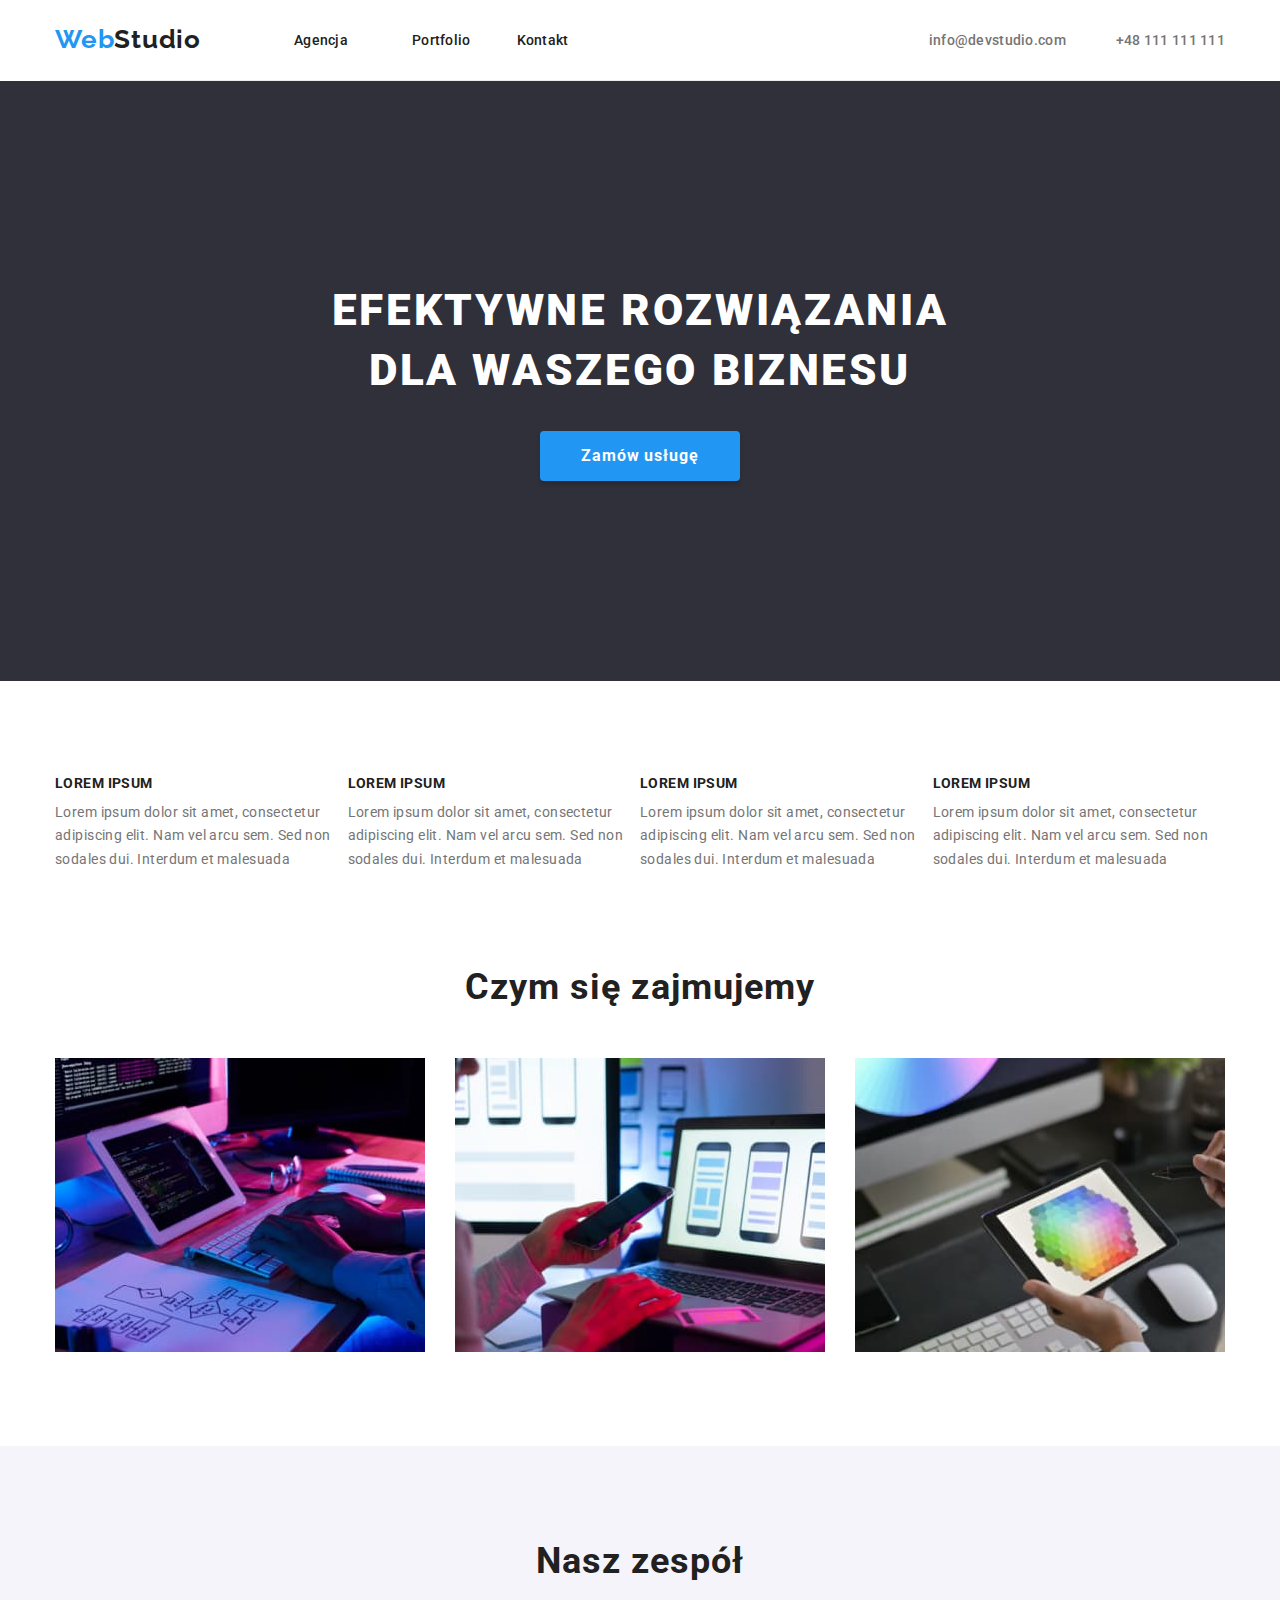
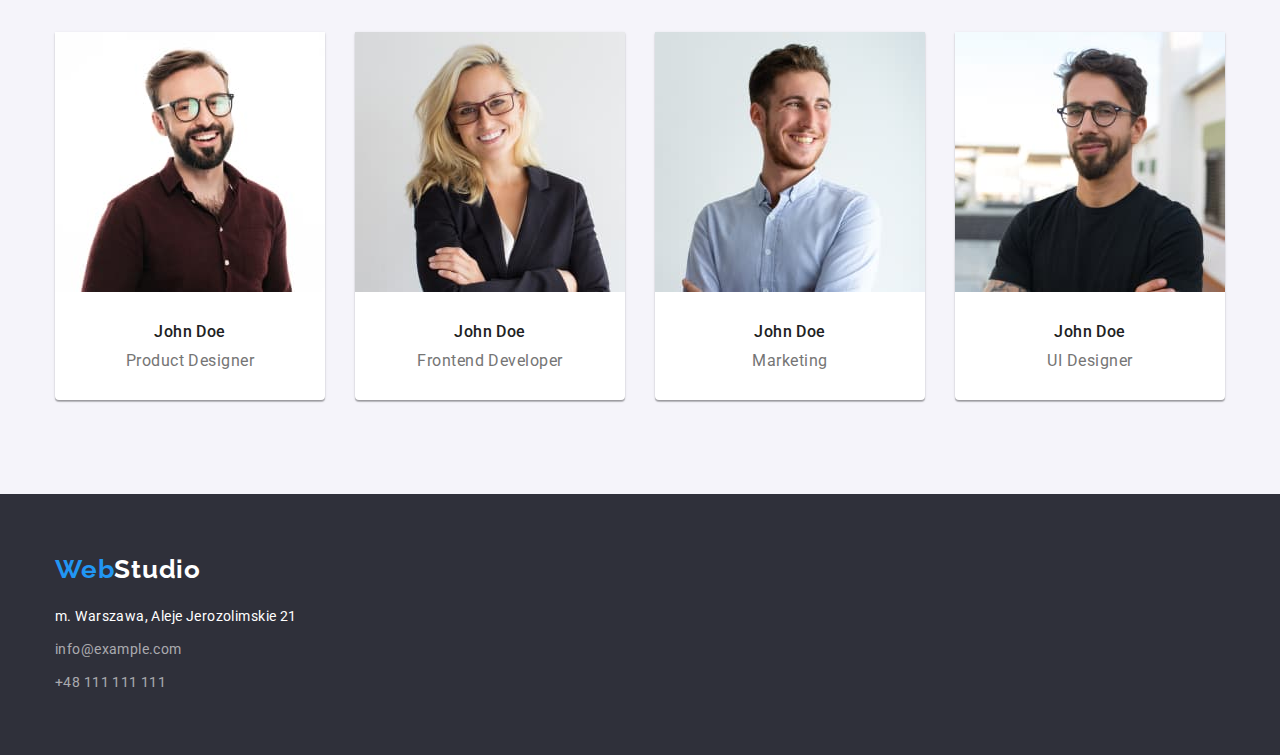
<file: index.html>
<!DOCTYPE html>
<html lang="pl">

<head>
    <meta charset="UTF-8">
    <meta http-equiv="X-UA-Compatible" content="IE=edge">
    <meta name="viewport" content="width=device-width, initial-scale=1.0">
    <title>WebStudio</title>
    <link rel="stylesheet" href="https://cdnjs.cloudflare.com/ajax/libs/modern-normalize/1.0.0/modern-normalize.min.css" />
    <link rel="stylesheet" href="./css/styles.css" />
    <link rel="preconnect" href="https://fonts.gstatic.com" />
    <link href="https://fonts.googleapis.com/css2?family=Raleway:wght@700&family=Roboto:wght@400;500;700;900&display=swap"
    rel="stylesheet" />
</head>

<body>
    <!-- <HEADER> (MENU NAVIGATION) -->
    <header class="header">
      <div class="container">
        <nav class="menu-navigation">
          <a class="logo-link" href="./index.html"
            ><span class="logo-blue">Web</span>Studio
          </a>
          <ul class="menu-navigation-list">
            <li class="menu-navigation-list-item">
              <a class="menu-navigation-list-link" href="#">Agencja</a>
            </li>
            <li class="menu-navigation-list-item">
              <a class="menu-navigation-list-link" href="./portfolio.html"
                >Portfolio
              </a>
            </li>
            <li class="menu-navigation-list-item">
              <a class="menu-navigation-list-link" href="#">Kontakt</a>
            </li>
          </ul>
        </nav>
        <ul class="menu-contacts-list">
          <li class="menu-contacts-list-item">
            <a class="menu-contacts-list-link" href="mailto:info@devstudio.com"
              >info@devstudio.com
            </a>
          </li>
          <li class="menu-contacts-list-item">
            <a class="menu-contacts-list-link" href="tel:+48111111111"
              >+48 111 111 111
            </a>
          </li>
        </ul>
      </div>
    </header>

    <main>
      <!-- <MAIN> (HEADER)  -->
      <section class="background-header">
        <div class="container">
          <h1 class="main-header">EFEKTYWNE ROZWIĄZANIA DLA WASZEGO BIZNESU</h1>
          <button class="order-btn" type="button">Zamów usługę</button>
        </div>
      </section>

      <!-- WHY US -->
      <section class="why-us section">
        <div class="container">
          <ul class="article-list">
            <li class="article-list-item">
              <h3 class="article-header">LOREM IPSUM</h3>
              <p class="article-list-text">
                Lorem ipsum dolor sit amet, consectetur adipiscing elit. Nam vel
                arcu sem. Sed non sodales dui. Interdum et malesuada
              </p>
            </li>
            <li class="article-list-item">
              <h3 class="article-header">LOREM IPSUM</h3>
              <p class="article-list-text">
                Lorem ipsum dolor sit amet, consectetur adipiscing elit. Nam vel
                arcu sem. Sed non sodales dui. Interdum et malesuada
              </p>
            </li>
            <li class="article-list-item">
              <h3 class="article-header">LOREM IPSUM</h3>
              <p class="article-list-text">
                Lorem ipsum dolor sit amet, consectetur adipiscing elit. Nam vel
                arcu sem. Sed non sodales dui. Interdum et malesuada
              </p>
            </li>
            <li class="article-list-item">
              <h3 class="article-header">LOREM IPSUM</h3>
              <p class="article-list-text">
                Lorem ipsum dolor sit amet, consectetur adipiscing elit. Nam vel
                arcu sem. Sed non sodales dui. Interdum et malesuada
              </p>
            </li>
          </ul>
        </div>
      </section>

      <!-- OFFER -->
      <section class="offer section">
        <div class="container">
          <h2 class="section-header">Czym się zajmujemy</h2>
          <ul class="offer-list">
            <li class="offer-list-item">
              <img
                class="offer-list-photo"
                src="images/czym_sie_zajmujemy/czym_sie_zajmujemy(1).jpg"
                alt="podpowiadamy rozwiązania"
                width="370"
                height="294"
              />
            </li>
            <li class="offer-list-item">
              <img
                class="offer-list-photo"
                src="images/czym_sie_zajmujemy/czym_sie_zajmujemy(2).jpg"
                alt="dbamy o responsywność"
                width="370"
                height="294"
              />
            </li>
            <li class="offer-list-item">
              <img
                class="offer-list-photo"
                src="images/czym_sie_zajmujemy/czym_sie_zajmujemy(3).jpg"
                alt="dobieramy szatę graficzną"
                width="370"
                height="294"
              />
            </li>
          </ul>
        </div>
      </section>

      <!-- TEAM -->
      <section class="team section">
        <div class="container">
          <h2 class="section-header">Nasz zespół</h2>
          <ul class="team-list">
            <li class="team-list-item">
              <img
                class="team-list-photo"
                src="images/nasz_zespol/zespol(1).jpg"
                alt="John Doe - Product Designer"
                width="270"
                height="260"
              />
              <h4 class="team-list-name">John Doe</h4>
              <p class="team-list-position">Product Designer</p>
            </li>
            <li class="team-list-item">
              <img
                class="team-list-photo"
                src="images/nasz_zespol/zespol(2).jpg"
                alt="John Doe - Frontend Developer"
                width="270"
                height="260"
              />
              <h4 class="team-list-name">John Doe</h4>
              <p class="team-list-position">Frontend Developer</p>
            </li>
            <li class="team-list-item">
              <img
                class="team-list-photo"
                src="images/nasz_zespol/zespol(3).jpg"
                alt="John Doe - Marketing"
                width="270"
                height="260"
              />
              <h4 class="team-list-name">John Doe</h4>
              <p class="team-list-position">Marketing</p>
            </li>
            <li class="team-list-item">
              <img
                class="team-list-photo"
                src="images/nasz_zespol/zespol(4).jpg"
                alt="John Doe - UI Designer"
                width="270"
                height="260"
              />
              <h4 class="team-list-name">John Doe</h4>
              <p class="team-list-position">UI Designer</p>
            </li>
          </ul>
        </div>
      </section>
    </main>

    <!-- CONTACT -->
    <footer class="contact">
      <div class="contact-container container">
        <a class="logo-link-white" href="./index.html">
          <span class="logo-blue">Web</span>Studio
        </a>
        <address class="address">
          <ul class="address-list">
            <li class="address-list-item">
              <a
                class="address-list-link white"
                target="_blank"
                href="https://goo.gl/maps/rPz5dUSjKDYNv8CF8"
              >
                m. Warszawa, Aleje Jerozolimskie 21
              </a>
            </li>
            <li class="address-list-item">
              <a class="address-list-link" href="mailto:info@example.com">
                info@example.com
              </a>
            </li>
            <li class="address-list-item">
              <a class="address-list-link" href="tel:+48111111111">
                +48 111 111 111
              </a>
            </li>
          </ul>
        </address>
      </div>
    </footer>
</body>

</html>
</file>
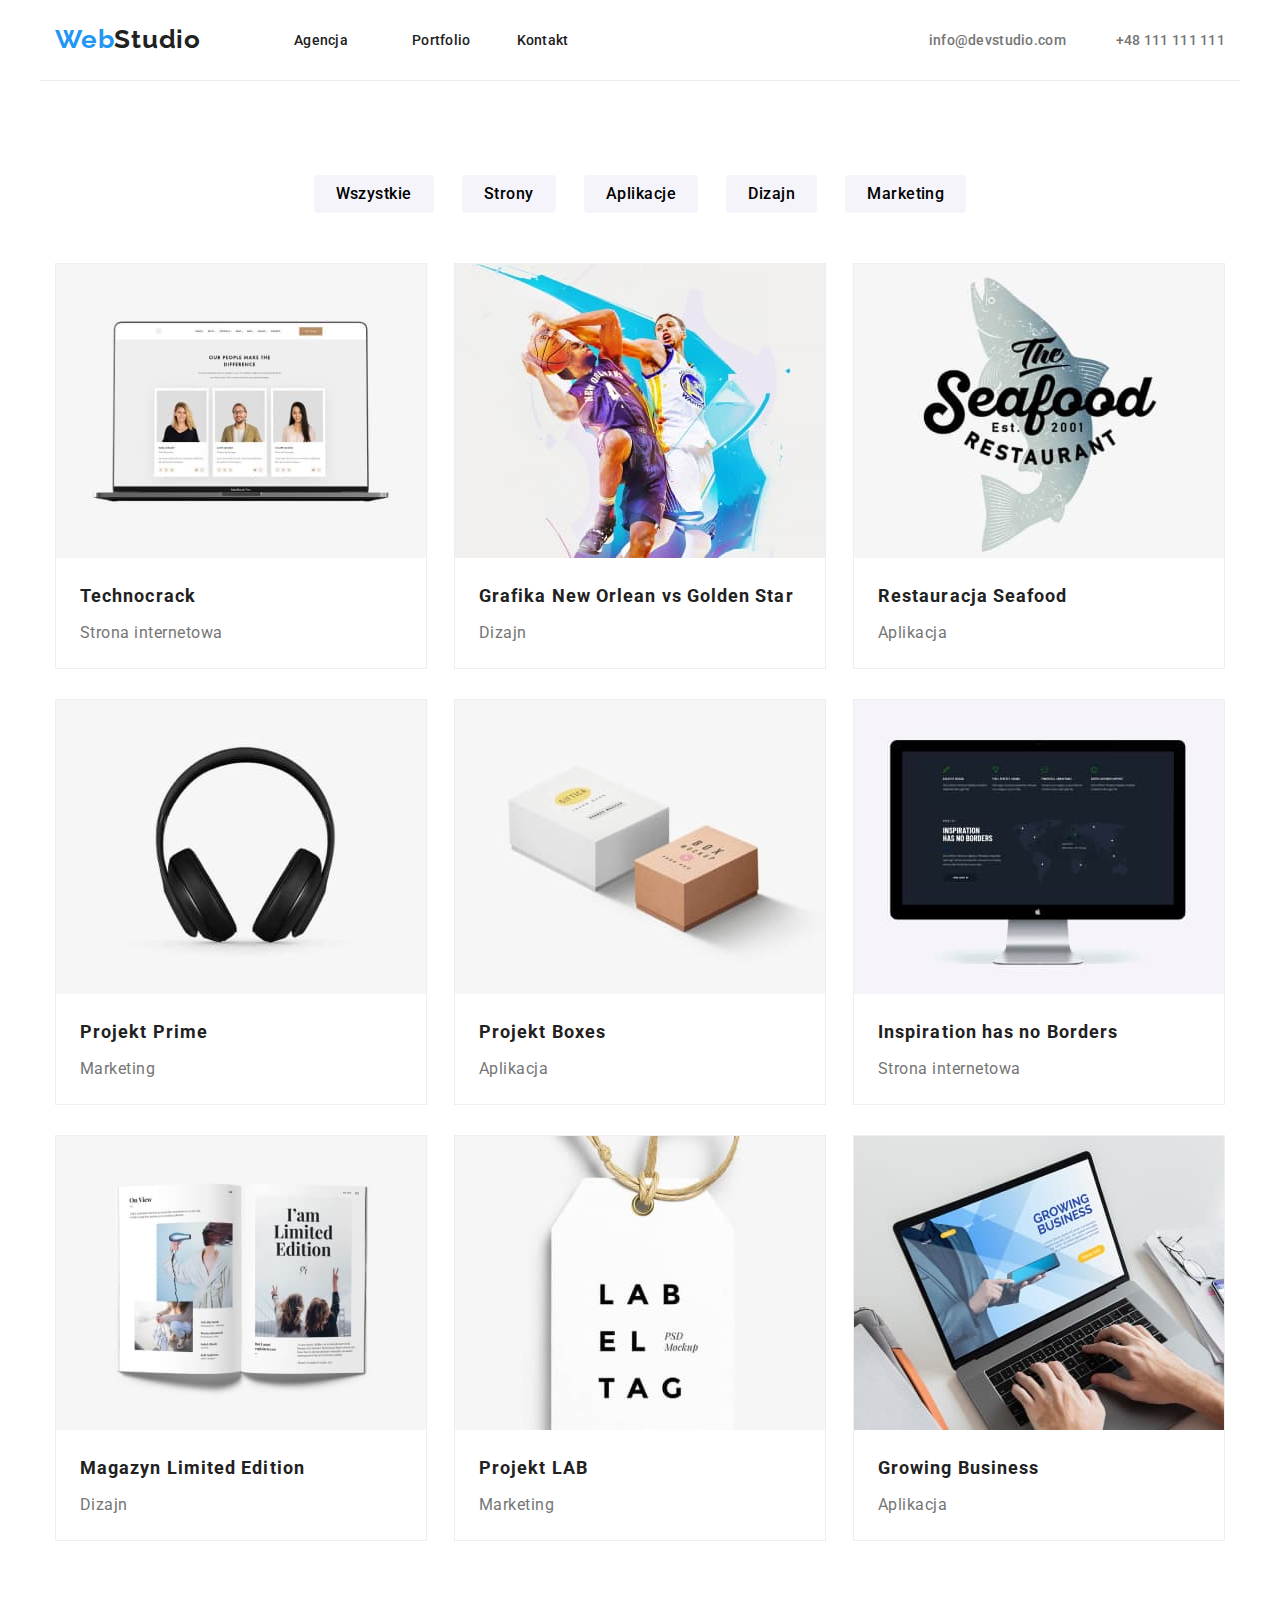
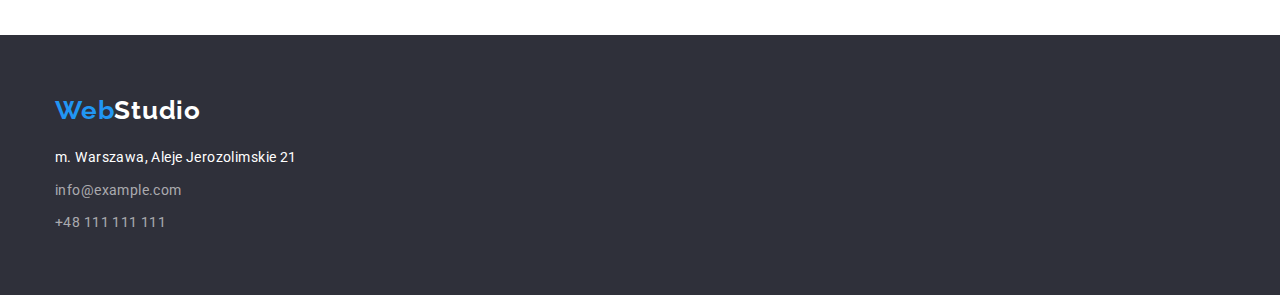
<file: portfolio.html>
<!DOCTYPE html>
<html lang="pl">

<head>
    <meta charset="UTF-8">
    <meta http-equiv="X-UA-Compatible" content="IE=edge">
    <meta name="viewport" content="width=device-width, initial-scale=1.0">
    <title>WebStudio</title>
    <link
      rel="stylesheet"
      href="https://cdnjs.cloudflare.com/ajax/libs/modern-normalize/1.0.0/modern-normalize.min.css"
    />
    <link rel="stylesheet" href="./css/styles.css" />
    <link rel="preconnect" href="https://fonts.gstatic.com" />
    <link
      href="https://fonts.googleapis.com/css2?family=Raleway:wght@700&family=Roboto:wght@400;500;700;900&display=swap"
      rel="stylesheet"
    />
</head>

<body>
    <!-- <HEADER> (MENU NAVIGATION) -->
    <header class="header">
        <div class="container">
            <nav class="menu-navigation">
                <a class="logo-link" href="./index.html"
                  ><span class="logo-blue">Web</span>Studio
                </a>
                <ul class="menu-navigation-list">
                  <li class="menu-navigation-list-item">
                    <a class="menu-navigation-list-link" href="#">Agencja</a>
                  </li>
                  <li class="menu-navigation-list-item">
                    <a class="menu-navigation-list-link" href="./portfolio.html"
                      >Portfolio
                    </a>
                  </li>
                  <li class="menu-navigation-list-item">
                    <a class="menu-navigation-list-link" href="#">Kontakt</a>
                  </li>
                </ul>
              </nav>
              <ul class="menu-contacts-list">
                <li class="menu-contacts-list-item">
                  <a class="menu-contacts-list-link" href="mailto:info@devstudio.com"
                    >info@devstudio.com
                  </a>
                </li>
                <li class="menu-contacts-list-item">
                  <a class="menu-contacts-list-link" href="tel:+48111111111"
                    >+48 111 111 111
                  </a>
                </li>
              </ul>
        </div>
    </header>

    <main>
        <!-- FILTERS -->
        <section class="portfolio section">
          <div class="portfolio container">
            <ul class="filters-list">

              <li class="filters-list-item">
                <button class="filter-btn" type="button">Wszystkie</button>
              </li>

              <li class="filters-list-item">
                <button class="filter-btn" type="button">Strony</button>
              </li>

              <li class="filters-list-item">
                <button class="filter-btn" type="button">Aplikacje</button>
              </li>

              <li class="filters-list-item">
                <button class="filter-btn" type="button">Dizajn</button>
              </li>

              <li class="filters-list-item">
                <button class="filter-btn" type="button">Marketing</button>
              </li>

            </ul>

          <!-- EXAMPLES -->

          <ul class="examples-list">
            <li class="examples-list-item">
              <img
                class="examples-list-photo"
                src="images/portfolio/portf_1.jpg"
                alt="strona internetowa z trzema postaciami"
                width="370"
                height="294"
              />
              <p class="examples-list-title">Technocrack</p>
              <p class="examples-list-category">Strona internetowa</p>
            </li>
            <li class="examples-list-item">
              <img
                class="examples-list-photo"
                src="images/portfolio/portf_2.jpg"
                alt="dwóch koszykarzy w powietrzu z piłką"
                width="370"
                height="294"
              />
              <p class="examples-list-title">
                Grafika New Orlean vs Golden Star
              </p>
              <p class="examples-list-category">Dizajn</p>
            </li>
            <li class="examples-list-item">
              <img
                class="examples-list-photo"
                src="images/portfolio/portf_3.jpg"
                alt="szara ryba z logo restauracji"
                width="370"
                height="294"
              />
              <p class="examples-list-title">Restauracja Seafood</p>
              <p class="examples-list-category">Aplikacja</p>
            </li>
            <li class="examples-list-item">
              <img
                class="examples-list-photo"
                src="images/portfolio/portf_4.jpg"
                alt="czarne słuchawki"
                width="370"
                height="294"
              />
              <p class="examples-list-title">Projekt Prime</p>
              <p class="examples-list-category">Marketing</p>
            </li>
            <li class="examples-list-item">
              <img
                class="examples-list-photo"
                src="images/portfolio/portf_5.jpg"
                alt="dwa prostokątne pudełka"
                width="370"
                height="294"
              />
              <p class="examples-list-title">Projekt Boxes</p>
              <p class="examples-list-category">Aplikacja</p>
            </li>
            <li class="examples-list-item">
              <img
                class="examples-list-photo"
                src="images/portfolio/portf_6.jpg"
                alt="monitor z szarą mapą świata na czarnym tle"
                width="370"
                height="294"
              />
              <p class="examples-list-title">Inspiration has no Borders</p>
              <p class="examples-list-category">Strona internetowa</p>
            </li>
            <li class="examples-list-item">
              <img
                class="examples-list-photo"
                src="images/portfolio/portf_7.jpg"
                alt="książka z artykułami"
                width="370"
                height="294"
              />
              <p class="examples-list-title">Magazyn Limited Edition</p>
              <p class="examples-list-category">Dizajn</p>
            </li>
            <li class="examples-list-item">
              <img
                class="examples-list-photo"
                src="images/portfolio/portf_8.jpg"
                alt="biała etykieta ze sznurkiem"
                width="370"
                height="294"
              />
              <p class="examples-list-title">Projekt LAB</p>
              <p class="examples-list-category">Marketing</p>
            </li>
            <li class="examples-list-item">
              <img
                class="examples-list-photo"
                src="images/portfolio/portf_9.jpg"
                alt="laptop pokazujązy fragment mężczyzny w garniturze"
                width="370"
                height="294"
              />
              <p class="examples-list-title">Growing Business</p>
              <p class="examples-list-category">Aplikacja</p>
            </li>
          </ul>
        </div>
      </section>
    </main>

        <!-- CONTACT -->

    </main>
    <footer class="contact">
        <div class="contact-container container">
          <a class="logo-link-white" href="./index.html">
            <span class="logo-blue">Web</span>Studio
          </a>
          <address class="address">
            <ul class="address-list">
              <li class="address-list-item">
                <a
                  class="address-list-link white"
                  target="_blank"
                  href="https://goo.gl/maps/rPz5dUSjKDYNv8CF8"
                >
                  m. Warszawa, Aleje Jerozolimskie 21
                </a>
              </li>
              <li class="address-list-item">
                <a class="address-list-link" href="mailto:info@example.com">
                  info@example.com
                </a>
              </li>
              <li class="address-list-item">
                <a class="address-list-link" href="tel:+48111111111">
                  +48 111 111 111
                </a>
              </li>
                </ul>
            </address>
        </div>
    </footer>
</body>

</html>
</file>
<file: css/styles.css>
:root {
  --main-font: 'Roboto', 'Verdana', 'Tahoma', sans-serif;
  --secondary-font: 'Raleway', 'Verdana', 'Tahoma', sans-serif;
  --main-color: #212121;
  --white-color: #ffffff;
  --blue-color: #2196f3;
  --gray-color: #757575;
  --background-color-dark: #2f303a;
  --background-color-gray: #f5f4fa;
  --opacity-color: rgba(255, 255, 255, 0.6);
}

body {
  font-family: var(--main-font);
  color: var(--main-color);
}

h1,
 h2, 
 h3, 
 h4 {
  margin: 0;
}

ul {
  padding: 0;
  margin: 0;
  list-style: none;
}

p {
  padding: 0;
  margin-block-start: 0;
  margin-block-end: 0;
}

img {
  display: block;
}

.section {
  padding-top: 94px;
  padding-bottom: 94px;
}

.address-list-link,
.menu-navigation-list-link,
.logo-link,
.logo-link-white,
.menu-contacts-list-link {
  text-decoration: none;
}

/* ======= COMPONENTS ======= */


.section-header {
  font-weight: 700;
  font-size: 36px;
  line-height: 1.167;
  text-align: center;
  letter-spacing: 0.03em;
}

.container {
  width: 1200px;
  padding: 0 15px;
  margin-left: auto;
  margin-right: auto;
  align-items: center;
}

/* ======= END COMPONENTS ======= */



/* ======= <HEADER> (MENU NAVIGATION) ======= */

.header .container {
  display: flex;
  justify-content: space-between;
  /* margin-right: 12px; */
  /* height: 80px; */
  border-bottom: 1px solid #ECECEC;
}

.logo-link {
  margin-right: 93px;  
  margin-top: 24px;
  margin-bottom: 25px;

  font-family: var(--secondary-font);
  font-weight: 700;
  font-size: 26px;
  line-height: 1.192;
  letter-spacing: 0.03em;
  color: var(--main-color);
}

.logo-blue {
  color: var(--blue-color);
}



.menu-navigation-list-item:nth-child(2) {
  margin-right: 46px;
  margin-left: 64px;
}

.menu-contacts-list-item:first-child {
  margin-right: 50px;
}

.menu-navigation,
.menu-navigation-list,
.menu-contacts-list {
  display: flex;
  align-items: center;
  justify-content: space-between;
}

/* .......................... */

.menu-navigation-list-link,
.menu-contacts-list-link {
  font-weight: 500;
  font-size: 14px;
  line-height: 1.142;
  letter-spacing: 0.02em;
  color: var(--main-color);
}

.menu-contacts-list-link {
  color: var(--gray-color);
}

.menu-navigation-list-link:hover,
.menu-navigation-list-link:focus,
.menu-contacts-list-link:hover,
.menu-contacts-list-link:focus,
.active-link {
  color: var(--blue-color);
}

/* ======= END <HEADER> (MENU NAVIGATION) ======= */

/* ======= <MAIN> (HEADER)  ======= */

.background-header {
  background-color: var(--background-color-dark);
}

.background-header .container {
  display: flex;
  flex-direction: column;
  justify-content: center;
    
/*   
  width: 1600px;
  border: 1px solid #000; */
}

.main-header {
  color: var(--white-color);
  font-weight: 900;
  font-size: 44px;
  line-height: 1.36;
  text-align: center;
  letter-spacing: 0.06em;
  text-transform: uppercase;
  width: 696px;
  margin-top: 200px;
}

.order-btn {
  border: 0;
  width: 200px;
  background: #2196F3;

  padding-top: 10px;
  padding-bottom: 10px;
  margin-top: 30px;
  margin-bottom: 200px;

  background-color: var(--blue-color);
  color: var(--white-color);
  font-family: var(--main-font);
  font-weight: 700;
  font-size: 16px;
  line-height: 1.87;
  text-align: center;
  letter-spacing: .06em;
  box-shadow: 0px 4px 4px rgba(0, 0, 0, 0.15);
  border-radius: 4px;
  cursor: pointer;
}

/* ======= END <MAIN> (HEADER) ======= */

/* ======= WHY US ======= */

.why-us.section {
  padding-bottom: 0;
}

.why-us .container {
  display: flex;
  /* justify-content: center; */
}
.article-list {
  display: flex;
  /* justify-content: space-between; */
  /* width: 1170px; */
  /* margin-top: 94px; */
}

/* .article-list-item:not(:last-child) {
  margin-right: 30px;
} */

.article-list-text {
  /* margin-bottom: 94px; */
  margin-top: 10px;
}


/* .......................... */

.article-header {
  font-weight: 700;
  font-size: 14px;
  line-height: 1.143;
  letter-spacing: 0.03em;
  text-transform: uppercase;
}

.article-list-text {
  font-size: 14px;
  line-height: 1.71;
  letter-spacing: 0.03em;
  color: var(--gray-color);
}
/* ======= END WHY US ======= */

/* ======= OFFER ======= */

.offer .container {
  display: flex;
  flex-direction: column;
}


.offer-list {
  display: flex;
  justify-content: space-between;
  width: 1170px;
}

.offer .section-header {
  margin-bottom: 50px;
}

/* ======= END OFFER ======= */

/* ======= TEAM ======= */

.team-list-item {  
  background-color: var(--white-color);
  width: 270px;
  display: flex;
  flex-direction: column;
  /* justify-content: space-between; */
  /* margin-bottom: 94px; */
  box-shadow: 0px 1px 3px rgba(0, 0, 0, 0.12), 0px 1px 1px rgba(0, 0, 0, 0.14), 0px 2px 1px rgba(0, 0, 0, 0.2);
  border-radius: 0px 0px 4px 4px;
}

.team-list-item:not(:last-child) {
  margin-right: 30px;
}

.team .section-header {
  /* margin-top: 94px; */
  margin-bottom: 50px;
}

/* .......................... */
.team.section {
  background-color: var(--background-color-gray);
}

.team .container {  
  display: flex;
  flex-direction: column;
  /* justify-content: space-between; */
    /* height: 648px; */
}

.team-list {
  display: flex;
  /* width: 1170px;   */
  /* justify-content: space-between; */
  /* align-items: center; */
}

.team-list-name {
  font-weight: 500;
  font-size: 16px;
  line-height: 1.188;
  text-align: center;
  letter-spacing: 0.03em;
  margin-top: 30px;
  margin-bottom: 10px;

  /* height: 368px; */
}

.team-list-position {
  font-size: 16px;
  line-height: 1.188;
  text-align: center;
  letter-spacing: 0.03em;
  margin-bottom: 30px;
  color: var(--gray-color);
  margin-bottom: 30px;
}
/* ======= END TEAM ======= */

/* =======  CONTACT ======= */

.contact-container.container {
  padding-top: 60px;
  padding-bottom: 60px;
  display: flex;
  flex-direction: column;
  /* justify-content: flex-start; */
  align-items: flex-start;
}


.contact {
  background-color: var(--background-color-dark);
  /* height: 252px; */
}

.logo-link-white {
  margin-bottom: 20px;
  color: var(--white-color);
  
  font-family: var(--secondary-font);
  font-weight: 700;
  font-size: 26px;
  line-height: 1.192;
  letter-spacing: 0.03em;
}

.address-list-link {
  font-size: 14px;
  line-height: 1.71;
  letter-spacing: 0.03em;
  font-style: normal;
  color: var(--opacity-color);
}

.address-list-item:nth-child(2) {
  margin: 9px 0;
}

.address-list-link:hover,
.address-list-link:focus {
  color: var(--blue-color);
}

.white {
  color: var(--white-color);
}

/* ======= END CONTACT ======= */

/* ===================== portfolio ===================== */

/* =======  FILTERS  ======= */

.portfolio.container {
  display: flex;
  flex-direction: column;
  justify-content: center;
}

.filters-list {
  display: flex;
  justify-content: space-between;
  width: 653px;
  margin-bottom: 50px;
}

.filter-btn {
  border: 0;
  background-color: var(--background-color-gray);
  cursor: pointer;
  font-weight: 500;
  font-size: 16px;
  line-height: 1.62;
  letter-spacing: 0.03em;
  padding: 6px 22px;  
  border-radius: 4px;
}

.filter-btn:hover,
.filter-btn:focus,
.active-btn {
  color: var(--white-color);
  background-color: var(--blue-color);
}

/* ======= END FILTERS ======= */



/* =======  EXAMPLES  ======= */


.examples-list {
  display: flex;
  justify-content: space-between;
  flex-wrap: wrap;
}

.examples-list-title {
  padding-left: 24px;  
  padding-bottom: 4px;
  padding-top: 20px;
  font-weight: 700;
  font-size: 18px;
  line-height: 2;
  letter-spacing: 0.06em;
}

.examples-list-category {
  padding-left: 24px;
  padding-bottom: 20px;
  font-size: 16px;
  line-height: 1.87;
  letter-spacing: 0.03em;

color: var(--gray-color);
}

.examples-list-item {
  border: 1px solid #eee;
  margin-bottom: 30px;

}

.examples-list-item:nth-child(n+7) {
  margin-bottom: 0;
}


/* ======= END EXAMPLES ======= */
</file>
